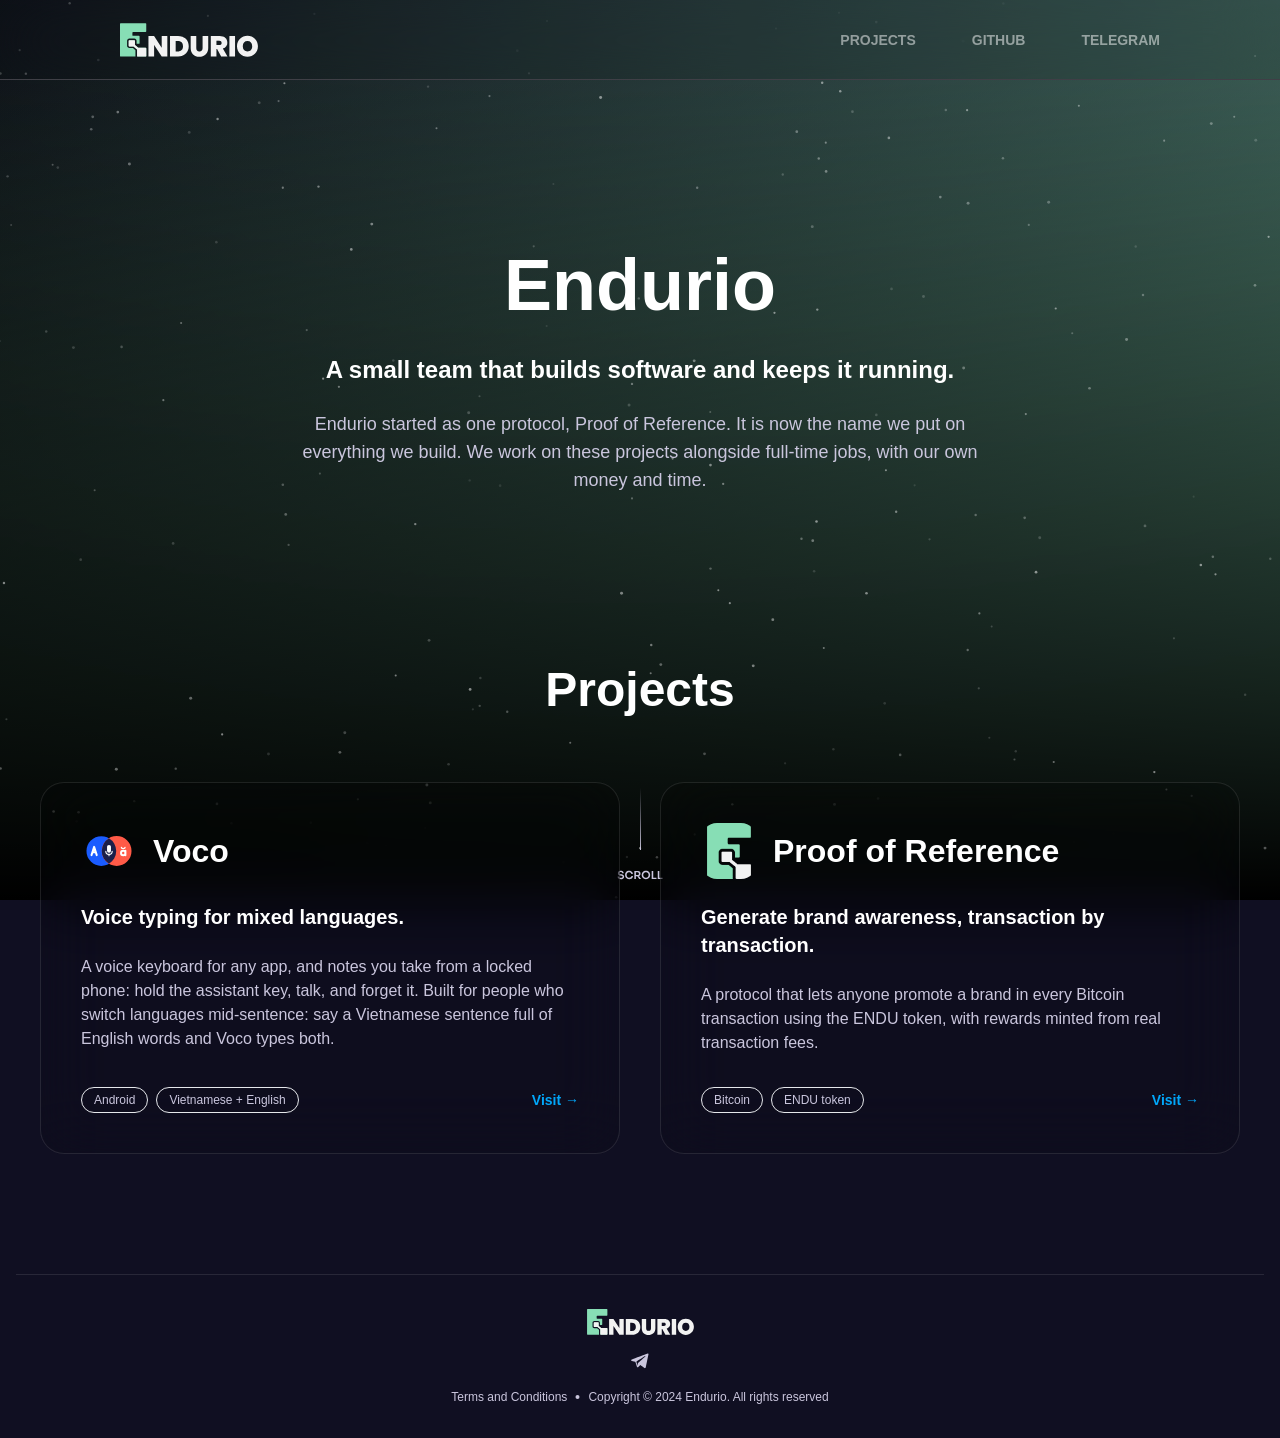
<file: index.html>
<!doctype html><html lang="en"><head><title>Endurio</title><meta http-equiv="Cache-Control" content="no-cache, no-store, must-revalidate"/><meta http-equiv="Pragma" content="no-cache"/><meta http-equiv="Expires" content="0"/><meta charset="utf-8"/><link rel="icon" href="/favicon.ico"/><meta name="viewport" content="width=device-width,initial-scale=1"/><meta name="theme-color" content="#000000"/><meta name="Endurio" content="Endurio landing-page"/><link rel="apple-touch-icon" href="/logo192.png"/><link rel="manifest" href="/manifest.json"/><meta name="title" content="Endurio"/><meta name="description" content="Endurio: Proof of Reference, Voco and other projects"/><meta property="og:type" content="website"/><meta property="og:url" content="endur.io"/><meta property="og:title" content="Endurio"/><meta property="og:description" content="Endurio: Proof of Reference, Voco and other projects"/><meta property="og:image" content="/hero.png"/><meta name="twitter:card" content="summary_large_image"/><meta name="twitter:url" content="endur.io"/><meta name="twitter:title" content="Endurio"/><meta name="twitter:description" content="Endurio: Proof of Reference, Voco and other projects"/><meta name="twitter:image" content="/hero.png"/><script src="https://www.desmos.com/api/v1.6/calculator.js?apiKey=dcb31709b452b1cf9dc26972add0fda6"></script><script defer="defer" src="/static/js/main.4cbca81c.js"></script><link href="/static/css/main.a33efa20.css" rel="stylesheet"></head><body><noscript>You need to enable JavaScript to run this app.</noscript><div id="app"></div></body></html>
</file>
<file: static/css/main.a33efa20.css>
/*
! tailwindcss v3.3.2 | MIT License | https://tailwindcss.com
*/*,:after,:before{border:0 solid #e5e7eb;box-sizing:border-box}:after,:before{--tw-content:""}html{-webkit-text-size-adjust:100%;font-feature-settings:normal;font-family:ui-sans-serif,system-ui,-apple-system,BlinkMacSystemFont,Segoe UI,Roboto,Helvetica Neue,Arial,Noto Sans,sans-serif,Apple Color Emoji,Segoe UI Emoji,Segoe UI Symbol,Noto Color Emoji;font-variation-settings:normal;line-height:1.5;tab-size:4}body{line-height:inherit;margin:0}hr{border-top-width:1px;color:inherit;height:0}abbr:where([title]){-webkit-text-decoration:underline dotted;text-decoration:underline dotted}h1,h2,h3,h4,h5,h6{font-size:inherit;font-weight:inherit}a{color:inherit;text-decoration:inherit}b,strong{font-weight:bolder}code,kbd,pre,samp{font-family:ui-monospace,SFMono-Regular,Menlo,Monaco,Consolas,Liberation Mono,Courier New,monospace;font-size:1em}small{font-size:80%}sub,sup{font-size:75%;line-height:0;position:relative;vertical-align:initial}sub{bottom:-.25em}sup{top:-.5em}table{border-collapse:collapse;border-color:inherit;text-indent:0}button,input,optgroup,select,textarea{color:inherit;font-family:inherit;font-size:100%;font-weight:inherit;line-height:inherit;margin:0;padding:0}button,select{text-transform:none}[type=button],[type=reset],[type=submit],button{-webkit-appearance:button;background-color:initial;background-image:none}:-moz-focusring{outline:auto}:-moz-ui-invalid{box-shadow:none}progress{vertical-align:initial}::-webkit-inner-spin-button,::-webkit-outer-spin-button{height:auto}[type=search]{-webkit-appearance:textfield;outline-offset:-2px}::-webkit-search-decoration{-webkit-appearance:none}::-webkit-file-upload-button{-webkit-appearance:button;font:inherit}summary{display:list-item}blockquote,dd,dl,figure,h1,h2,h3,h4,h5,h6,hr,p,pre{margin:0}fieldset{margin:0}fieldset,legend{padding:0}menu,ol,ul{list-style:none;margin:0;padding:0}textarea{resize:vertical}input::placeholder,textarea::placeholder{color:#9ca3af;opacity:1}[role=button],button{cursor:pointer}:disabled{cursor:default}audio,canvas,embed,iframe,img,object,svg,video{display:block;vertical-align:middle}img,video{height:auto;max-width:100%}[hidden]{display:none}*,::backdrop,:after,:before{--tw-border-spacing-x:0;--tw-border-spacing-y:0;--tw-translate-x:0;--tw-translate-y:0;--tw-rotate:0;--tw-skew-x:0;--tw-skew-y:0;--tw-scale-x:1;--tw-scale-y:1;--tw-pan-x: ;--tw-pan-y: ;--tw-pinch-zoom: ;--tw-scroll-snap-strictness:proximity;--tw-gradient-from-position: ;--tw-gradient-via-position: ;--tw-gradient-to-position: ;--tw-ordinal: ;--tw-slashed-zero: ;--tw-numeric-figure: ;--tw-numeric-spacing: ;--tw-numeric-fraction: ;--tw-ring-inset: ;--tw-ring-offset-width:0px;--tw-ring-offset-color:#fff;--tw-ring-color:#3b82f680;--tw-ring-offset-shadow:0 0 #0000;--tw-ring-shadow:0 0 #0000;--tw-shadow:0 0 #0000;--tw-shadow-colored:0 0 #0000;--tw-blur: ;--tw-brightness: ;--tw-contrast: ;--tw-grayscale: ;--tw-hue-rotate: ;--tw-invert: ;--tw-saturate: ;--tw-sepia: ;--tw-drop-shadow: ;--tw-backdrop-blur: ;--tw-backdrop-brightness: ;--tw-backdrop-contrast: ;--tw-backdrop-grayscale: ;--tw-backdrop-hue-rotate: ;--tw-backdrop-invert: ;--tw-backdrop-opacity: ;--tw-backdrop-saturate: ;--tw-backdrop-sepia: }.container{width:100%}@media (min-width:640px){.container{max-width:640px}}@media (min-width:768px){.container{max-width:768px}}@media (min-width:1024px){.container{max-width:1024px}}@media (min-width:1280px){.container{max-width:1280px}}@media (min-width:1536px){.container{max-width:1536px}}.sr-only{clip:rect(0,0,0,0);border-width:0;height:1px;margin:-1px;overflow:hidden;padding:0;position:absolute;white-space:nowrap;width:1px}.pointer-events-none{pointer-events:none}.fixed{position:fixed}.absolute{position:absolute}.relative{position:relative}.inset-x-0{left:0;right:0}.inset-y-0{bottom:0;top:0}.-left-1{left:-.25rem}.-top-1{top:-.25rem}.bottom-0{bottom:0}.bottom-4{bottom:1rem}.left-0{left:0}.left-1\/2{left:50%}.left-full{left:100%}.right-0{right:0}.top-0{top:0}.top-1\/2{top:50%}.top-\[60px\]{top:60px}.top-\[64px\]{top:64px}.top-full{top:100%}.-z-10{z-index:-10}.z-10{z-index:10}.z-20{z-index:20}.z-\[9999\]{z-index:9999}.mx-auto{margin-left:auto;margin-right:auto}.-mr-2{margin-right:-.5rem}.ml-2{margin-left:.5rem}.ml-3{margin-left:.75rem}.mt-3{margin-top:.75rem}.mt-\[40px\]{margin-top:40px}.mt-auto{margin-top:auto}.box-border{box-sizing:border-box}.block{display:block}.flex{display:flex}.inline-flex{display:inline-flex}.grid{display:grid}.hidden{display:none}.h-12{height:3rem}.h-14{height:3.5rem}.h-2{height:.5rem}.h-2\.5{height:.625rem}.h-4{height:1rem}.h-6{height:1.5rem}.h-8{height:2rem}.h-\[120px\]{height:120px}.h-\[336px\]{height:336px}.h-\[40px\]{height:40px}.h-\[44px\]{height:44px}.h-\[48px\]{height:48px}.h-\[56px\]{height:56px}.h-\[64px\]{height:64px}.h-\[80px\]{height:80px}.h-full{height:100%}.max-h-6{max-height:1.5rem}.max-h-\[328px\]{max-height:328px}.min-h-\[164px\]{min-height:164px}.w-14{width:3.5rem}.w-2{width:.5rem}.w-2\.5{width:.625rem}.w-4{width:1rem}.w-6{width:1.5rem}.w-8{width:2rem}.w-\[120px\]{width:120px}.w-\[194px\]{width:194px}.w-\[40px\]{width:40px}.w-\[44px\]{width:44px}.w-\[55\.2px\]{width:55.2px}.w-\[56px\]{width:56px}.w-\[64px\]{width:64px}.w-full{width:100%}.min-w-\[120px\]{min-width:120px}.min-w-\[160px\]{min-width:160px}.max-w-\[1200px\]{max-width:1200px}.max-w-\[133\.71px\]{max-width:133.71px}.max-w-\[264px\]{max-width:264px}.max-w-\[277px\]{max-width:277px}.max-w-\[295px\]{max-width:295px}.max-w-\[343px\]{max-width:343px}.max-w-\[345px\]{max-width:345px}.max-w-\[360px\]{max-width:360px}.max-w-\[384px\]{max-width:384px}.max-w-\[443px\]{max-width:443px}.max-w-\[547px\]{max-width:547px}.max-w-\[720px\]{max-width:720px}.max-w-\[900px\]{max-width:900px}.max-w-\[996px\]{max-width:996px}.flex-1{flex:1 1}.shrink-0{flex-shrink:0}.origin-top-right{transform-origin:top right}.-translate-x-1\/2{--tw-translate-x:-50%}.-translate-x-1\/2,.-translate-y-1\/2{transform:translate(var(--tw-translate-x),var(--tw-translate-y)) rotate(var(--tw-rotate)) skewX(var(--tw-skew-x)) skewY(var(--tw-skew-y)) scaleX(var(--tw-scale-x)) scaleY(var(--tw-scale-y))}.-translate-y-1\/2{--tw-translate-y:-50%}.rotate-45{--tw-rotate:45deg}.rotate-45,.scale-100{transform:translate(var(--tw-translate-x),var(--tw-translate-y)) rotate(var(--tw-rotate)) skewX(var(--tw-skew-x)) skewY(var(--tw-skew-y)) scaleX(var(--tw-scale-x)) scaleY(var(--tw-scale-y))}.scale-100{--tw-scale-x:1;--tw-scale-y:1}.scale-95{--tw-scale-x:.95;--tw-scale-y:.95}.scale-95,.transform{transform:translate(var(--tw-translate-x),var(--tw-translate-y)) rotate(var(--tw-rotate)) skewX(var(--tw-skew-x)) skewY(var(--tw-skew-y)) scaleX(var(--tw-scale-x)) scaleY(var(--tw-scale-y))}@keyframes pulse{50%{opacity:.5}}.animate-pulse{animation:pulse 2s cubic-bezier(.4,0,.6,1) infinite}.cursor-pointer{cursor:pointer}.resize{resize:both}.scroll-mt-\[100px\]{scroll-margin-top:100px}.grid-cols-1{grid-template-columns:repeat(1,minmax(0,1fr))}.flex-row{flex-direction:row}.flex-col{flex-direction:column}.flex-wrap{flex-wrap:wrap}.items-start{align-items:flex-start}.items-center{align-items:center}.justify-start{justify-content:flex-start}.justify-end{justify-content:flex-end}.justify-center{justify-content:center}.justify-between{justify-content:space-between}.gap-10{gap:2.5rem}.gap-2{gap:.5rem}.gap-3{gap:.75rem}.gap-4{gap:1rem}.gap-5{gap:1.25rem}.gap-6{gap:1.5rem}.gap-8{gap:2rem}.gap-\[10px\]{gap:10px}.gap-\[173px\]{gap:173px}.gap-\[40px\]{gap:40px}.gap-\[49px\]{gap:49px}.gap-\[56px\]{gap:56px}.gap-\[60px\]{gap:60px}.gap-\[6px\]{gap:6px}.gap-\[80px\]{gap:80px}.space-y-1>:not([hidden])~:not([hidden]){--tw-space-y-reverse:0;margin-bottom:calc(.25rem*var(--tw-space-y-reverse));margin-top:calc(.25rem*(1 - var(--tw-space-y-reverse)))}.self-stretch{align-self:stretch}.overflow-hidden{overflow:hidden}.whitespace-nowrap{white-space:nowrap}.break-normal{overflow-wrap:normal;word-break:normal}.rounded{border-radius:.25rem}.rounded-2xl{border-radius:1rem}.rounded-3xl{border-radius:1.5rem}.rounded-full{border-radius:9999px}.rounded-lg{border-radius:.5rem}.rounded-md{border-radius:.375rem}.rounded-sm{border-radius:.125rem}.rounded-xl{border-radius:.75rem}.rounded-r-sm{border-bottom-right-radius:.125rem;border-top-right-radius:.125rem}.border{border-width:1px}.border-b,.border-b-\[1px\]{border-bottom-width:1px}.border-l{border-left-width:1px}.border-l-\[3px\]{border-left-width:3px}.border-t{border-top-width:1px}.border-\[\#FF5A47\]\/60{border-color:#ff5a4799}.border-\[\#FF5A47\]\/70{border-color:#ff5a47b3}.border-gray-300{--tw-border-opacity:1;border-color:rgb(209 213 219/var(--tw-border-opacity))}.border-transparent{border-color:#0000}.border-white\/10{border-color:#ffffff1a}.border-zinc-700{--tw-border-opacity:1;border-color:rgb(63 63 70/var(--tw-border-opacity))}.bg-\[\#0E0C15\]{--tw-bg-opacity:1;background-color:rgb(14 12 21/var(--tw-bg-opacity))}.bg-\[\#15131D\]{--tw-bg-opacity:1;background-color:rgb(21 19 29/var(--tw-bg-opacity))}.bg-\[\#1A5CFF\]{--tw-bg-opacity:1;background-color:rgb(26 92 255/var(--tw-bg-opacity))}.bg-\[\#252134\]{--tw-bg-opacity:1;background-color:rgb(37 33 52/var(--tw-bg-opacity))}.bg-\[\#FF5A47\]{--tw-bg-opacity:1;background-color:rgb(255 90 71/var(--tw-bg-opacity))}.bg-black{--tw-bg-opacity:1;background-color:rgb(0 0 0/var(--tw-bg-opacity))}.bg-black\/30{background-color:#0000004d}.bg-gray-100{--tw-bg-opacity:1;background-color:rgb(243 244 246/var(--tw-bg-opacity))}.bg-transparent{background-color:initial}.bg-white{--tw-bg-opacity:1;background-color:rgb(255 255 255/var(--tw-bg-opacity))}.p-2{padding:.5rem}.p-4{padding:1rem}.p-6{padding:1.5rem}.p-8{padding:2rem}.p-\[2px\]{padding:2px}.p-\[40px\]{padding:40px}.px-2{padding-left:.5rem;padding-right:.5rem}.px-3{padding-left:.75rem;padding-right:.75rem}.px-4{padding-left:1rem;padding-right:1rem}.px-5{padding-left:1.25rem;padding-right:1.25rem}.px-6{padding-left:1.5rem;padding-right:1.5rem}.px-\[39px\]{padding-left:39px;padding-right:39px}.py-0{padding-bottom:0;padding-top:0}.py-1{padding-bottom:.25rem;padding-top:.25rem}.py-10{padding-bottom:2.5rem;padding-top:2.5rem}.py-2{padding-bottom:.5rem;padding-top:.5rem}.py-3{padding-bottom:.75rem;padding-top:.75rem}.py-4{padding-bottom:1rem;padding-top:1rem}.py-6{padding-bottom:1.5rem;padding-top:1.5rem}.py-8{padding-bottom:2rem;padding-top:2rem}.py-\[14px\]{padding-bottom:14px;padding-top:14px}.py-\[40px\]{padding-bottom:40px;padding-top:40px}.py-\[6px\]{padding-bottom:6px;padding-top:6px}.pb-2{padding-bottom:.5rem}.pb-3{padding-bottom:.75rem}.pb-\[100px\]{padding-bottom:100px}.pb-\[120px\]{padding-bottom:120px}.pb-\[1rem\]{padding-bottom:1rem}.pb-\[250px\]{padding-bottom:250px}.pb-\[300px\]{padding-bottom:300px}.pb-\[60px\]{padding-bottom:60px}.pb-\[80px\]{padding-bottom:80px}.pl-4{padding-left:1rem}.pl-\[40px\]{padding-left:40px}.pt-2{padding-top:.5rem}.pt-4{padding-top:1rem}.pt-8{padding-top:2rem}.pt-\[100px\]{padding-top:100px}.pt-\[20px\]{padding-top:20px}.pt-\[80px\]{padding-top:80px}.text-center{text-align:center}.text-right{text-align:right}.font-\[\'Sora\'\]{font-family:Sora}.text-2xl{font-size:1.5rem;line-height:2rem}.text-5xl{font-size:3rem;line-height:1}.text-\[10px\]{font-size:10px}.text-\[11px\]{font-size:11px}.text-\[16px\]{font-size:16px}.text-\[30px\]{font-size:30px}.text-\[34px\]{font-size:34px}.text-\[40px\]{font-size:40px}.text-\[48px\]{font-size:48px}.text-base{font-size:1rem;line-height:1.5rem}.text-lg{font-size:1.125rem;line-height:1.75rem}.text-sm{font-size:.875rem;line-height:1.25rem}.text-xl{font-size:1.25rem;line-height:1.75rem}.text-xs{font-size:.75rem;line-height:1rem}.\!font-bold{font-weight:700!important}.font-medium{font-weight:500}.font-semibold{font-weight:600}.uppercase{text-transform:uppercase}.leading-\[30px\]{line-height:30px}.leading-none{line-height:1}.leading-relaxed{line-height:1.625}.leading-tight{line-height:1.25}.tracking-widest{letter-spacing:.1em}.\!text-\[\#01A7FA\]{--tw-text-opacity:1!important;color:rgb(1 167 250/var(--tw-text-opacity))!important}.\!text-\[\#4185EC\]{--tw-text-opacity:1!important;color:rgb(65 133 236/var(--tw-text-opacity))!important}.\!text-\[\#757185\]{--tw-text-opacity:1!important;color:rgb(117 113 133/var(--tw-text-opacity))!important}.\!text-black{--tw-text-opacity:1!important;color:rgb(0 0 0/var(--tw-text-opacity))!important}.text-\[\#5B8BFF\]{--tw-text-opacity:1;color:rgb(91 139 255/var(--tw-text-opacity))}.text-\[\#CAC6DD\]{--tw-text-opacity:1;color:rgb(202 198 221/var(--tw-text-opacity))}.text-\[\#FF7A6B\]{--tw-text-opacity:1;color:rgb(255 122 107/var(--tw-text-opacity))}.text-blue-600{--tw-text-opacity:1;color:rgb(37 99 235/var(--tw-text-opacity))}.text-gray-400{--tw-text-opacity:1;color:rgb(156 163 175/var(--tw-text-opacity))}.text-white{--tw-text-opacity:1;color:rgb(255 255 255/var(--tw-text-opacity))}.placeholder-gray-500::placeholder{--tw-placeholder-opacity:1;color:rgb(107 114 128/var(--tw-placeholder-opacity))}.opacity-0{opacity:0}.opacity-100{opacity:1}.shadow-\[0_0_0_8px_rgba\(26\2c 92\2c 255\2c 0\.25\)\]{--tw-shadow:0 0 0 8px #1a5cff40;--tw-shadow-colored:0 0 0 8px var(--tw-shadow-color)}.shadow-\[0_0_0_8px_rgba\(26\2c 92\2c 255\2c 0\.25\)\],.shadow-md{box-shadow:0 0 #0000,0 0 #0000,var(--tw-shadow);box-shadow:var(--tw-ring-offset-shadow,0 0 #0000),var(--tw-ring-shadow,0 0 #0000),var(--tw-shadow)}.shadow-md{--tw-shadow:0 4px 6px -1px #0000001a,0 2px 4px -2px #0000001a;--tw-shadow-colored:0 4px 6px -1px var(--tw-shadow-color),0 2px 4px -2px var(--tw-shadow-color)}.ring-1{--tw-ring-offset-shadow:var(--tw-ring-inset) 0 0 0 var(--tw-ring-offset-width) var(--tw-ring-offset-color);--tw-ring-shadow:var(--tw-ring-inset) 0 0 0 calc(1px + var(--tw-ring-offset-width)) var(--tw-ring-color);box-shadow:var(--tw-ring-offset-shadow),var(--tw-ring-shadow),0 0 #0000;box-shadow:var(--tw-ring-offset-shadow),var(--tw-ring-shadow),var(--tw-shadow,0 0 #0000)}.ring-black{--tw-ring-opacity:1;--tw-ring-color:rgb(0 0 0/var(--tw-ring-opacity))}.ring-opacity-5{--tw-ring-opacity:0.05}.filter{filter:var(--tw-blur) var(--tw-brightness) var(--tw-contrast) var(--tw-grayscale) var(--tw-hue-rotate) var(--tw-invert) var(--tw-saturate) var(--tw-sepia) var(--tw-drop-shadow)}.transition{transition-duration:.15s;transition-property:color,background-color,border-color,text-decoration-color,fill,stroke,opacity,box-shadow,transform,filter,-webkit-backdrop-filter;transition-property:color,background-color,border-color,text-decoration-color,fill,stroke,opacity,box-shadow,transform,filter,backdrop-filter;transition-property:color,background-color,border-color,text-decoration-color,fill,stroke,opacity,box-shadow,transform,filter,backdrop-filter,-webkit-backdrop-filter;transition-timing-function:cubic-bezier(.4,0,.2,1)}.transition-colors{transition-duration:.15s;transition-property:color,background-color,border-color,text-decoration-color,fill,stroke;transition-timing-function:cubic-bezier(.4,0,.2,1)}.transition-transform{transition-duration:.15s;transition-property:transform;transition-timing-function:cubic-bezier(.4,0,.2,1)}.duration-100{transition-duration:.1s}.duration-150{transition-duration:.15s}.ease-in{transition-timing-function:cubic-bezier(.4,0,1,1)}.ease-out{transition-timing-function:cubic-bezier(0,0,.2,1)}:root{--foreground-rgb:0,0,0;--background-start-rgb:214,219,220;--background-end-rgb:255,255,255}@media (prefers-color-scheme:dark){:root{--foreground-rgb:255,255,255;--background-start-rgb:0,0,0;--background-end-rgb:0,0,0}}body{background:#100f22;color:#fff;height:100%;overflow:overlay;width:100%}.calculator{height:75vw;max-height:525px;max-width:700px;width:100%;.dcg-calculator-api-container{.dcg-container{background:none!important}}}::-webkit-scrollbar{overflow:overlay}::-webkit-scrollbar-track{background:#0000;overflow:overlay}::-webkit-scrollbar-thumb{background:#80808080}.flex-justify-between{justify-content:space-between}.badges-mobile{margin-right:-11%;margin-top:-4%}.vanta{color:#0c1857;font-size:24px;min-height:300px;padding:20px}.button-active{border-bottom:3px solid #01a7fa!important;color:#01a7fa!important}.button-link:hover{border-bottom:3px solid #01a7fa;color:#01a7fa}.button-link-mobile:hover{border-left:3px solid #01a7fa;color:#01a7fa}.text-heading{color:#fff;font-weight:600}.text-heading,.text-normal{font-family:Sora,sans-serif}.text-normal{color:#cac6dd;font-weight:400}.text-blue-1{color:#01a7fa}.text-grey-1{color:#ffffff80}.border-gradient{background:conic-gradient(from 180deg at 50% 50%,#ff98e2 0deg,#ffc876 16.88deg,#79fff7 142.5deg,#0182fa 258.75deg,#ff98e2 1turn)}.border-gradient-1{border-color:linear-gradient(#33ceff,#d633ff)}.border-gray-1{border-bottom:1px solid #ffffff1a}.galaxy-bg{top:213px!important}.background-univer{background:linear-gradient(0deg,#000,#0000),linear-gradient(to top left,#64a587,#0000),linear-gradient(to top right,#0d1511,#0000)}.background-card,.background-gray{-webkit-backdrop-filter:blur(32px);backdrop-filter:blur(32px);background:#0000001a}.background-card:hover{background:#0e0c1566}.padding-card{padding:56px 24px 32px}.discover-padding{padding:0 0 120px}.footer-border-top{border-top:1px solid #ffffff1a}.circle{background-color:#ddd;margin-right:4px;overflow:hidden;position:relative}.circle,.mover{border-radius:20px;height:8px;width:8px}.mover{background:conic-gradient(from 180deg at 50% 50%,#ff98e2 0deg,#ffc876 16.88deg,#79fff7 142.5deg,#0182fa 258.75deg,#ff98e2 1turn);left:0;position:absolute;top:0;transition:transform .5s ease}.carousel-list{width:99%!important}.vanta-canvas{animation:fadein 2s forwards;opacity:0}.available-on-items{overflow-x:hidden;@media (min-width:350px){padding-bottom:1rem;padding-left:1rem;padding-right:1rem;padding-top:1rem}}@keyframes fadein{0%{opacity:0}to{opacity:1}}.hover\:border-white\/30:hover{border-color:#ffffff4d}.hover\:bg-gray-100:hover{--tw-bg-opacity:1;background-color:rgb(243 244 246/var(--tw-bg-opacity))}.hover\:text-blue-600:hover{--tw-text-opacity:1;color:rgb(37 99 235/var(--tw-text-opacity))}.hover\:text-gray-500:hover{--tw-text-opacity:1;color:rgb(107 114 128/var(--tw-text-opacity))}.focus\:outline-none:focus{outline:2px solid #0000;outline-offset:2px}.focus\:ring-2:focus{--tw-ring-offset-shadow:var(--tw-ring-inset) 0 0 0 var(--tw-ring-offset-width) var(--tw-ring-offset-color);--tw-ring-shadow:var(--tw-ring-inset) 0 0 0 calc(2px + var(--tw-ring-offset-width)) var(--tw-ring-color);box-shadow:var(--tw-ring-offset-shadow),var(--tw-ring-shadow),0 0 #0000;box-shadow:var(--tw-ring-offset-shadow),var(--tw-ring-shadow),var(--tw-shadow,0 0 #0000)}.focus\:ring-inset:focus{--tw-ring-inset:inset}.focus\:ring-blue-500:focus{--tw-ring-opacity:1;--tw-ring-color:rgb(59 130 246/var(--tw-ring-opacity))}.group:hover .group-hover\:translate-x-1{--tw-translate-x:0.25rem;transform:translate(var(--tw-translate-x),var(--tw-translate-y)) rotate(var(--tw-rotate)) skewX(var(--tw-skew-x)) skewY(var(--tw-skew-y)) scaleX(var(--tw-scale-x)) scaleY(var(--tw-scale-y))}.group:hover .group-hover\:opacity-100{opacity:1}@media (prefers-color-scheme:dark){.dark\:border-gray-600{--tw-border-opacity:1;border-color:rgb(75 85 99/var(--tw-border-opacity))}.dark\:bg-gray-700{--tw-bg-opacity:1;background-color:rgb(55 65 81/var(--tw-bg-opacity))}.dark\:ring-offset-gray-800{--tw-ring-offset-color:#1f2937}.dark\:focus\:ring-blue-600:focus{--tw-ring-opacity:1;--tw-ring-color:rgb(37 99 235/var(--tw-ring-opacity))}}@media (min-width:768px){.md\:top-\[100px\]{top:100px}.md\:top-\[80px\]{top:80px}.md\:mt-\[120px\]{margin-top:120px}.md\:flex{display:flex}.md\:hidden{display:none}.md\:h-\[160px\]{height:160px}.md\:h-\[50px\]{height:50px}.md\:h-\[64px\]{height:64px}.md\:h-\[76px\]{height:76px}.md\:h-\[80px\]{height:80px}.md\:h-full{height:100%}.md\:w-\[1062px\]{width:1062px}.md\:w-\[160px\]{width:160px}.md\:w-\[226px\]{width:226px}.md\:w-\[394px\]{width:394px}.md\:w-\[50px\]{width:50px}.md\:w-\[519px\]{width:519px}.md\:w-\[64px\]{width:64px}.md\:w-\[720px\]{width:720px}.md\:w-\[76px\]{width:76px}.md\:w-full{width:100%}.md\:min-w-\[1280px\]{min-width:1280px}.md\:max-w-\[1062px\]{max-width:1062px}.md\:max-w-\[394px\]{max-width:394px}.md\:max-w-\[500px\]{max-width:500px}.md\:max-w-\[519px\]{max-width:519px}.md\:max-w-\[812px\]{max-width:812px}.md\:max-w-\[846px\]{max-width:846px}.md\:grid-cols-2{grid-template-columns:repeat(2,minmax(0,1fr))}.md\:flex-row{flex-direction:row}.md\:flex-wrap{flex-wrap:wrap}.md\:items-start{align-items:flex-start}.md\:items-center{align-items:center}.md\:justify-center{justify-content:center}.md\:gap-10{gap:2.5rem}.md\:gap-14{gap:3.5rem}.md\:gap-4{gap:1rem}.md\:gap-6{gap:1.5rem}.md\:gap-\[120px\]{gap:120px}.md\:gap-\[20px\]{gap:20px}.md\:gap-\[40px\]{gap:40px}.md\:gap-\[56px\]{gap:56px}.md\:p-10{padding:2.5rem}.md\:px-0{padding-left:0;padding-right:0}.md\:px-10{padding-left:2.5rem;padding-right:2.5rem}.md\:py-10{padding-bottom:2.5rem;padding-top:2.5rem}.md\:pb-\[120px\]{padding-bottom:120px}.md\:pb-\[160px\]{padding-bottom:160px}.md\:pb-\[80px\]{padding-bottom:80px}.md\:pt-0{padding-top:0}.md\:pt-\[120px\]{padding-top:120px}.md\:pt-\[160px\]{padding-top:160px}.md\:text-2xl{font-size:1.5rem;line-height:2rem}.md\:text-3xl{font-size:1.875rem;line-height:2.25rem}.md\:text-5xl{font-size:3rem;line-height:1}.md\:text-\[28px\]{font-size:28px}.md\:text-\[32px\]{font-size:32px}.md\:text-\[40px\]{font-size:40px}.md\:text-\[48px\]{font-size:48px}.md\:text-\[72px\]{font-size:72px}.md\:text-base{font-size:1rem;line-height:1.5rem}.md\:text-lg{font-size:1.125rem;line-height:1.75rem}.md\:text-sm{font-size:.875rem;line-height:1.25rem}.md\:text-xl{font-size:1.25rem;line-height:1.75rem}.md\:text-xs{font-size:.75rem;line-height:1rem}}@media (min-width:1024px){.lg\:grid-cols-2{grid-template-columns:repeat(2,minmax(0,1fr))}.lg\:px-\[120px\]{padding-left:120px;padding-right:120px}}
/*# sourceMappingURL=main.a33efa20.css.map*/
</file>
